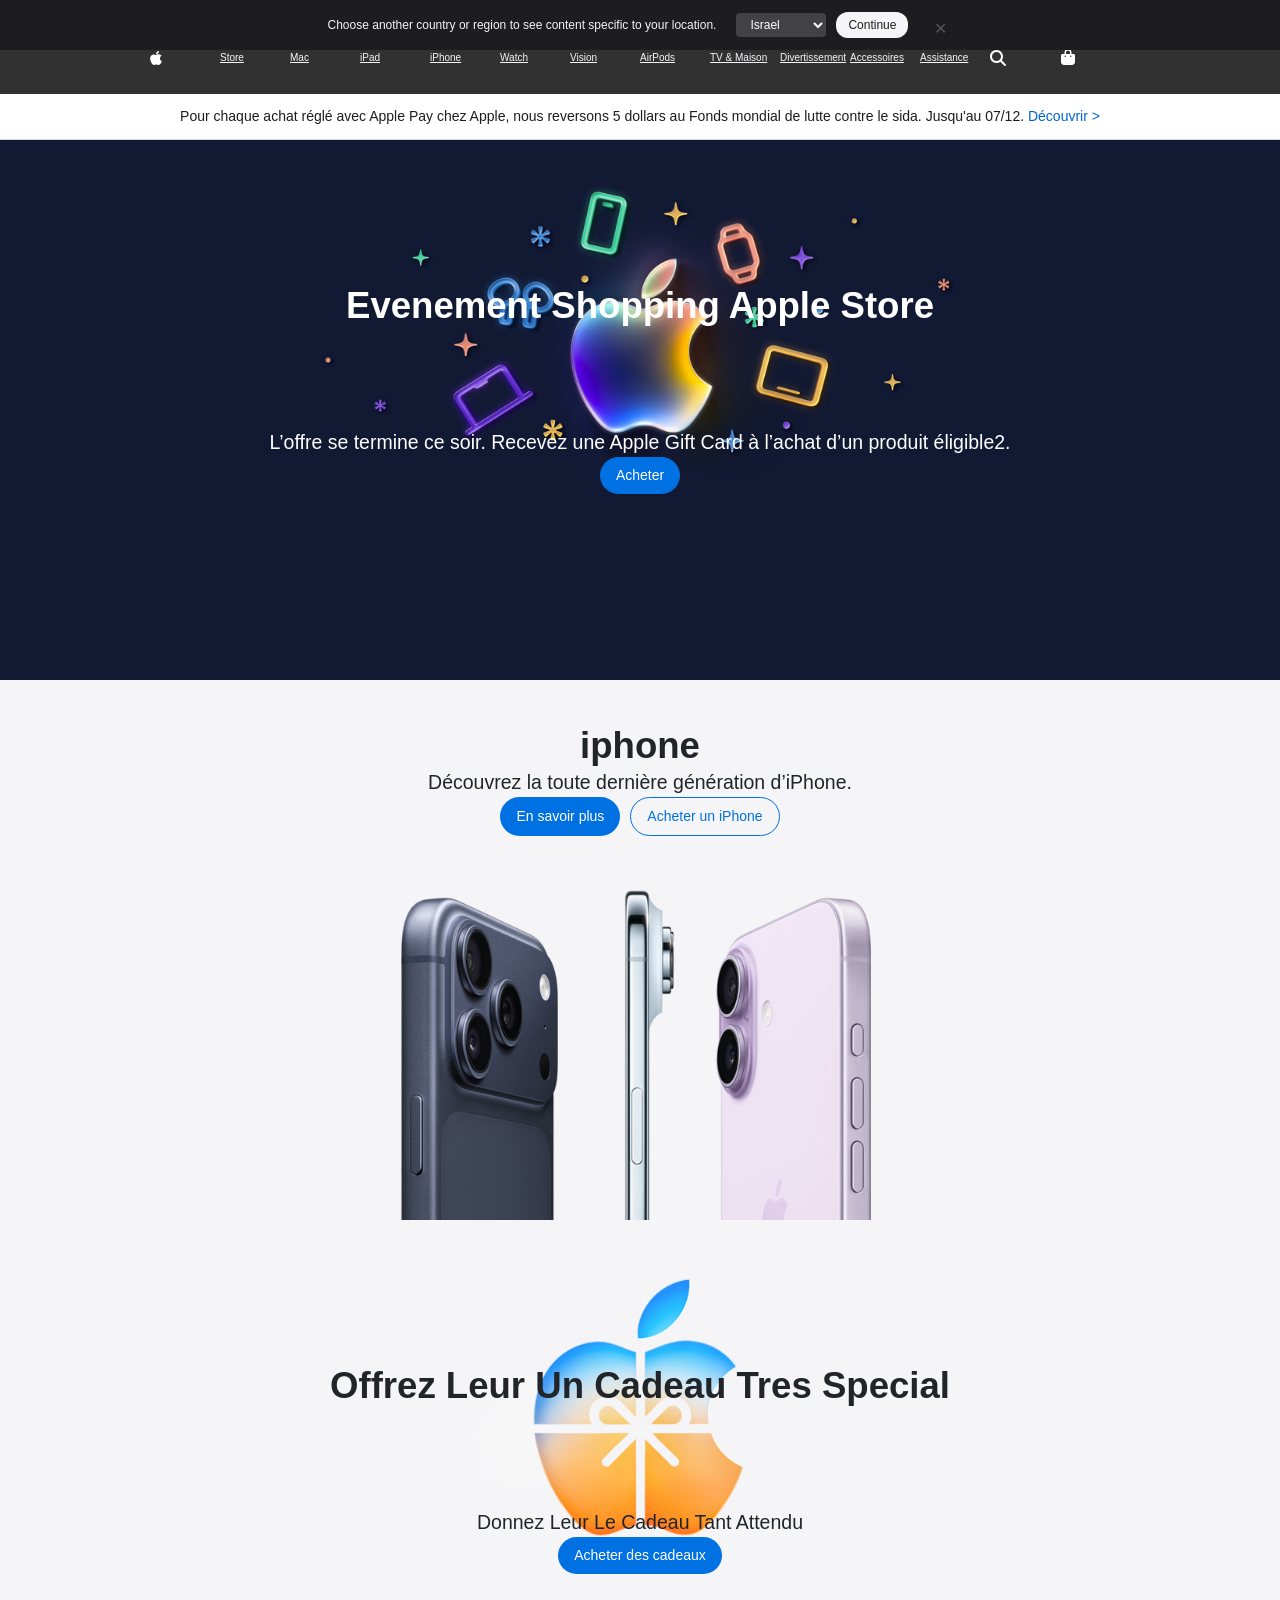
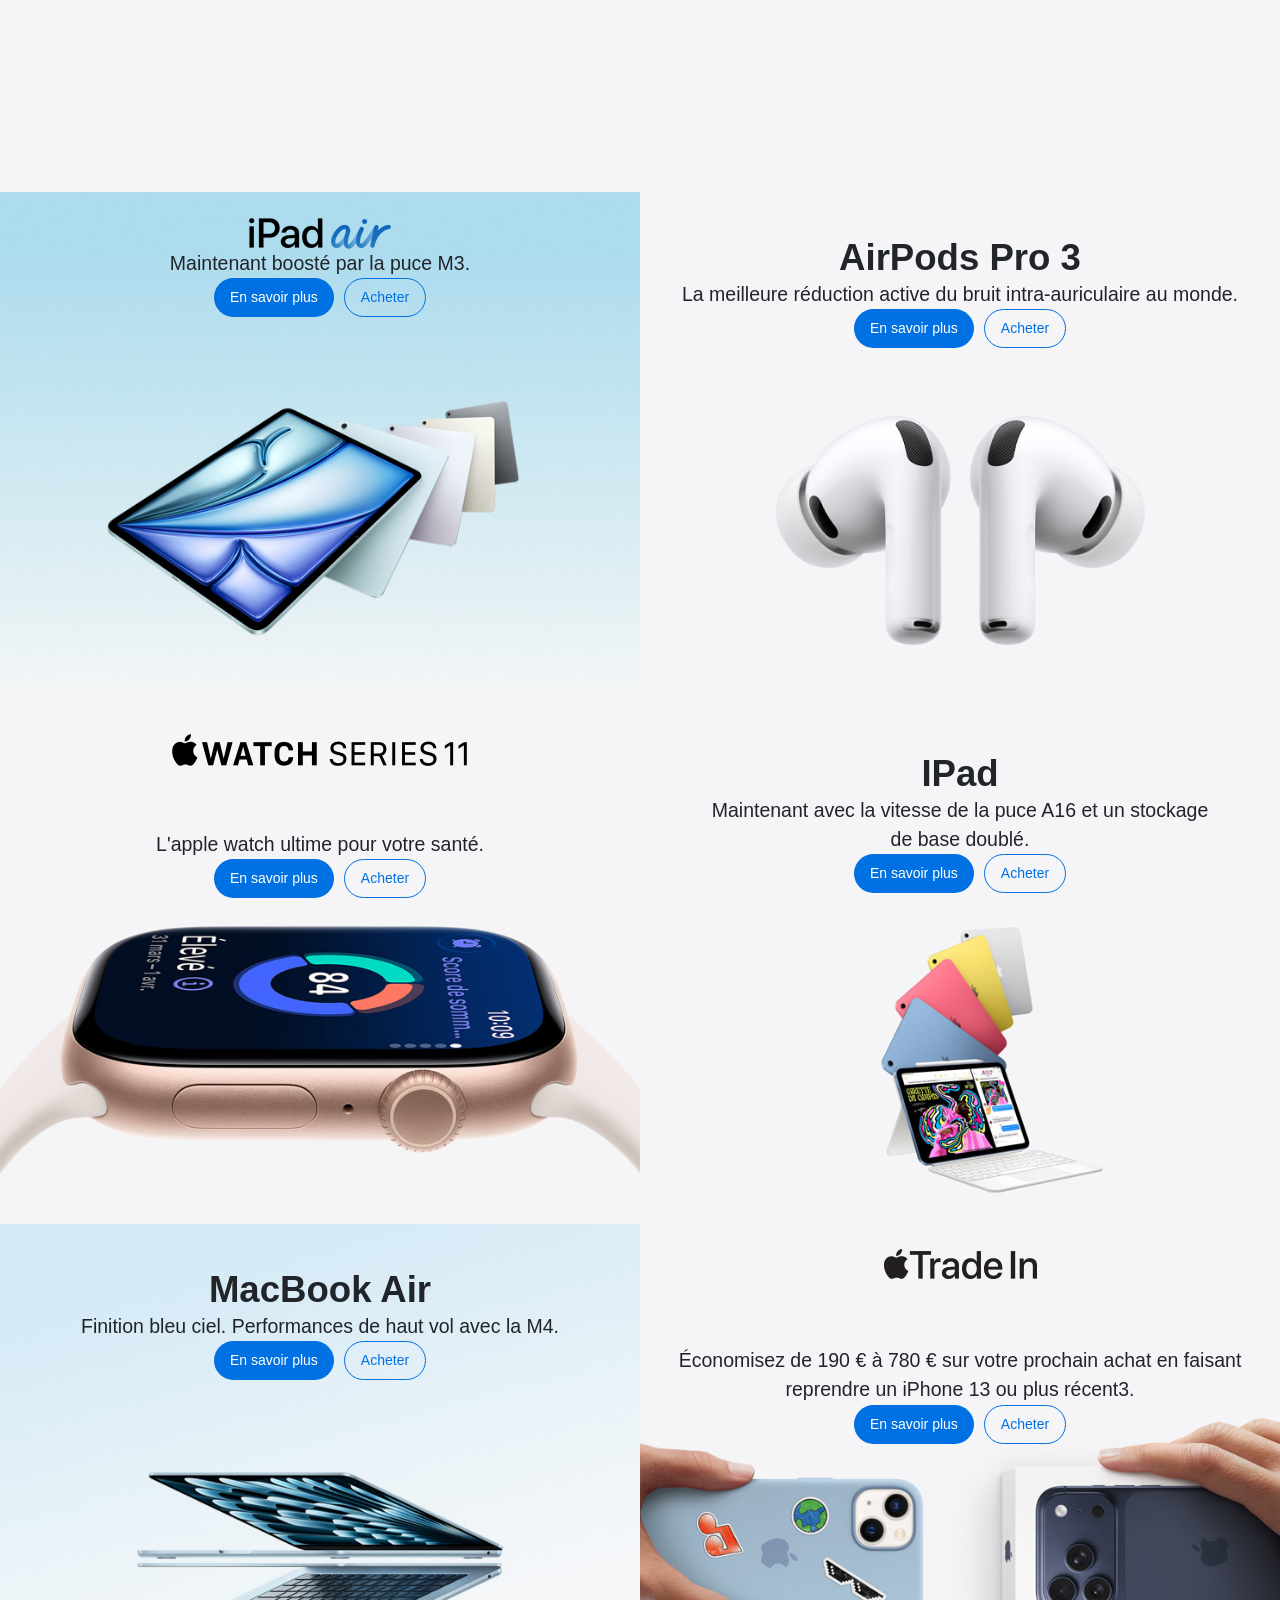
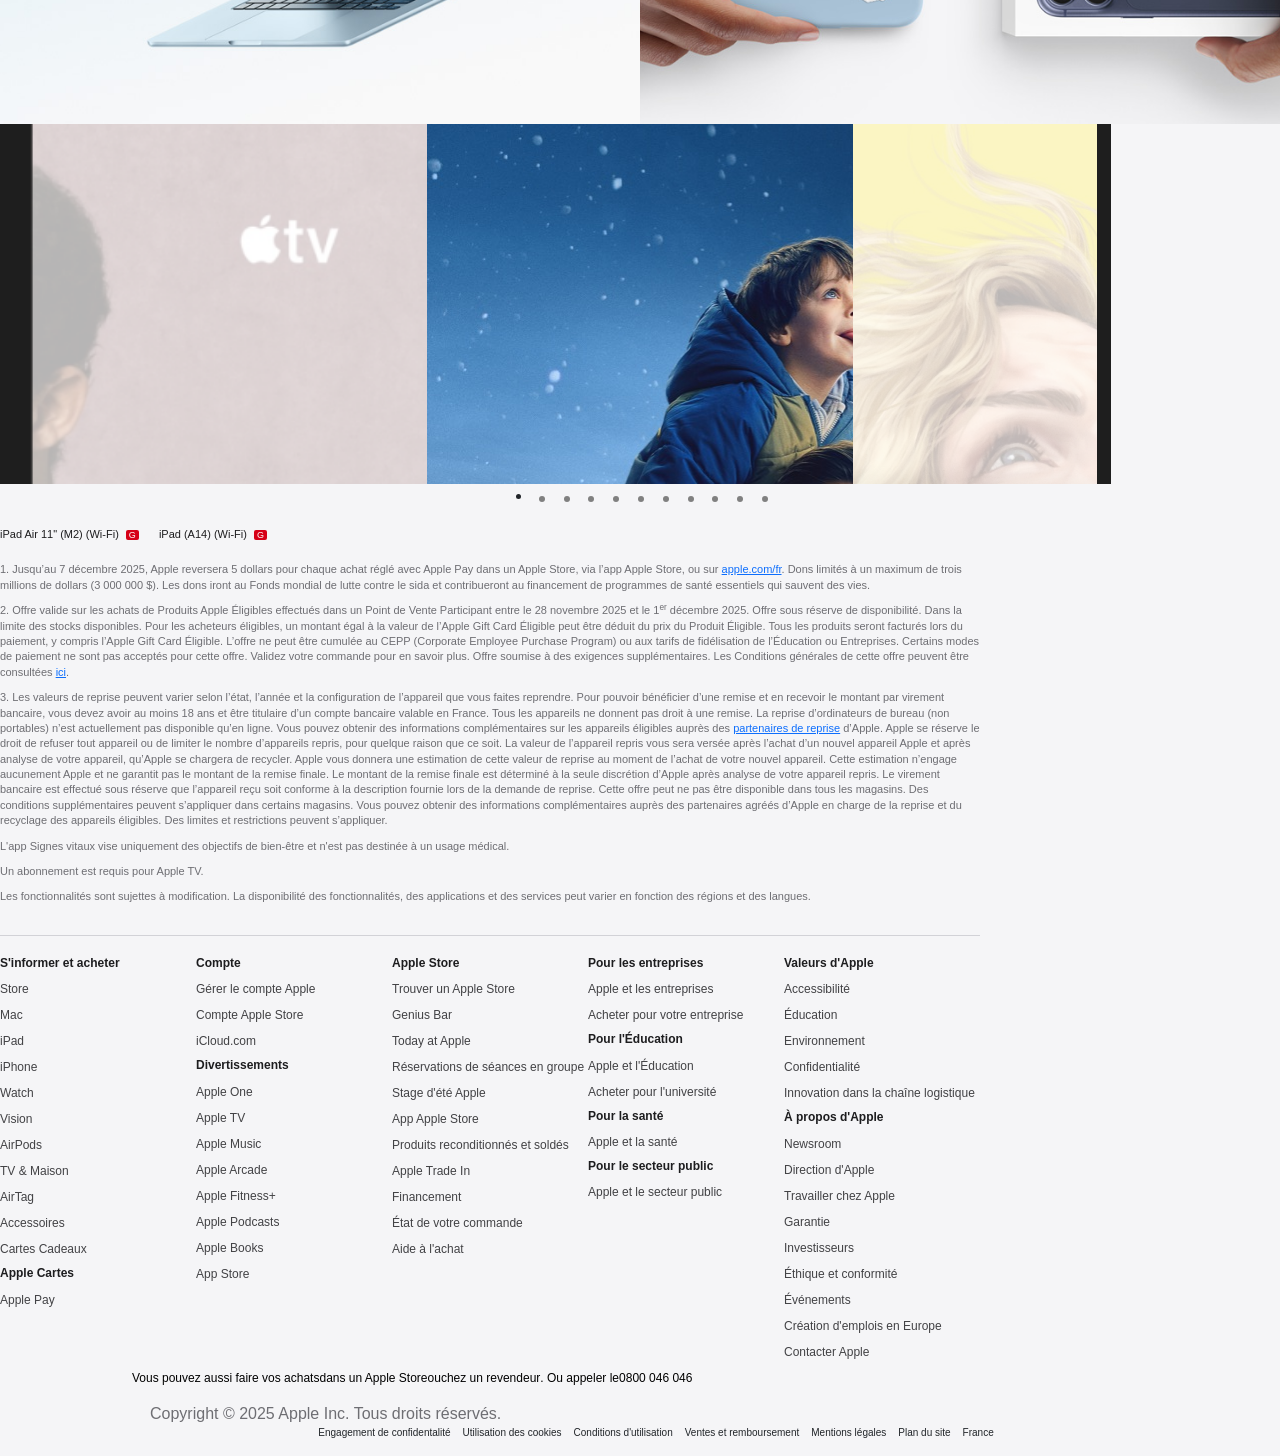
<file: index.html>
<!doctype html>
<html lang="fr">
<head>
    <meta charset="utf-8">
    <meta name="viewport" content="width=device-width, initial-scale=1">
    <title>Apple</title>
    <link href="https://cdn.jsdelivr.net/npm/bootstrap@5.3.0/dist/css/bootstrap.min.css" rel="stylesheet">
    <link rel="stylesheet" href="style.css">
    <meta property="og:title" content="Apple">
    <meta property="og:description" content="Une reproduction de la page d'accueil d'Apple">
    <meta property="og:image" content="https://store.storeimages.cdn-apple.com/1/as-images.apple.com/is/og-default?wid=1200&hei=630&fmt=jpeg&qlt=95&.v=1525370171638">
    <meta name="author" content="Donovan">
<meta name="description" content="Page d'accueil de google recréée en html">
</head>
<body>


    <div class="country-selector">
        <div class="container">
            <label for="state">Choose another country or region to see content specific to your location.</label>
            <div class="selector-actions">

                <select aria-label="State" class="custom-select">
                    <option value="israel">Israel</option>
                </select>
                <button class="btn-continue">Continue</button>
                <button class="btn-close">✕</button>
            </div>
        </div>
    </div>

    <nav class="main-nav">
        <ul class="nav-list">
            <li><svg xmlns="http://www.w3.org/2000/svg" viewBox="0 0 512 512" class="logos"><!--!Font Awesome Free v7.1.0 by @fontawesome - https://fontawesome.com License - https://fontawesome.com/license/free Copyright 2026 Fonticons, Inc.--><path d="M319.1 268.7c-.2-36.7 16.4-64.4 50-84.8-18.8-26.9-47.2-41.7-84.7-44.6-35.5-2.8-74.3 20.7-88.5 20.7-15 0-49.4-19.7-76.4-19.7-55.8 .9-115.1 44.5-115.1 133.2 0 26.2 4.8 53.3 14.4 81.2 12.8 36.7 59 126.7 107.2 125.2 25.2-.6 43-17.9 75.8-17.9 31.8 0 48.3 17.9 76.4 17.9 48.6-.7 90.4-82.5 102.6-119.3-65.2-30.7-61.7-90-61.7-91.9zM262.5 104.5c27.3-32.4 24.8-61.9 24-72.5-24.1 1.4-52 16.4-67.9 34.9-17.5 19.8-27.8 44.3-25.6 71.9 26.1 2 49.9-11.4 69.5-34.3z"/></svg></li>
            <li class="inv"><a href="#">Store</a></li>
            <li class="inv"><a href="#">Mac</a></li>
            <li class="inv"><a href="#">iPad</a></li>
            <li class="inv"><a href="#">iPhone</a></li>
            <li class="inv"><a href="#">Watch</a></li>
            <li class="inv"><a href="#">Vision</a></li>
            <li class="inv"><a href="#">AirPods</a></li>
            <li class="inv"><a href="#">TV & Maison</a></li>
            <li class="inv"><a href="#">Divertissement</a></li>
            <li class="inv"><a href="#">Accessoires</a></li>
            <li class="inv"><a href="#">Assistance</a></li>
            <li><svg xmlns="http://www.w3.org/2000/svg" viewBox="0 0 512 512" class="logos"><!--!Font Awesome Free v7.1.0 by @fontawesome - https://fontawesome.com License - https://fontawesome.com/license/free Copyright 2026 Fonticons, Inc.--><path d="M416 208c0 45.9-14.9 88.3-40 122.7L502.6 457.4c12.5 12.5 12.5 32.8 0 45.3s-32.8 12.5-45.3 0L330.7 376C296.3 401.1 253.9 416 208 416 93.1 416 0 322.9 0 208S93.1 0 208 0 416 93.1 416 208zM208 352a144 144 0 1 0 0-288 144 144 0 1 0 0 288z"/></svg></li>
            <li><svg xmlns="http://www.w3.org/2000/svg" viewBox="0 0 448 512" class="logos"><!--!Font Awesome Free v7.1.0 by @fontawesome - https://fontawesome.com License - https://fontawesome.com/license/free Copyright 2026 Fonticons, Inc.--><path d="M160 80c0-35.3 28.7-64 64-64s64 28.7 64 64l0 48-128 0 0-48zm-48 48l-64 0c-26.5 0-48 21.5-48 48L0 384c0 53 43 96 96 96l256 0c53 0 96-43 96-96l0-208c0-26.5-21.5-48-48-48l-64 0 0-48c0-61.9-50.1-112-112-112S112 18.1 112 80l0 48zm24 48a24 24 0 1 1 0 48 24 24 0 1 1 0-48zm152 24a24 24 0 1 1 48 0 24 24 0 1 1 -48 0z"/></svg></li>
        </ul>
    </nav>

    <div class="charity-banner">
        <p>Pour chaque achat réglé avec Apple Pay chez Apple, nous reversons 5 dollars au Fonds mondial de lutte contre le sida. Jusqu'au 07/12. <a href="#">Découvrir ></a></p>
    </div>

    <div class="container-fluid p-0">
                <div class="row m-0 ">
            <div class="col-12 backg-2 full-banner">
                <div class="text-center pt-4">
                    <h2 class="bigheaderbg2 white">Evenement Shopping Apple Store</h2>
                    <p class="textapplebg1 white">L’offre se termine ce soir. Recevez une Apple Gift Card à l’achat d’un produit éligible2.</p>
                    <div class="d-flex justify-content-center">
                        <input class="button1" type="button" value="Acheter">
                    </div>
                </div>
            </div>
        </div>

    <div class="container-fluid p-0">
                <div class="row m-0 ">
            <div class="col-12 backg-1 full-banner">
                <div class="text-center pt-4">
                    <h2 class="bigheaderbg2 ">iphone</h2>
                    <p class="textapplebg1 ">Dé­couvrez la toute dernière géné­ration d’iPhone.</p>
                    <div class="d-flex justify-content-center">
                        <input class="button1" type="button" value="En savoir plus">
                        <input class="button2" type="button" value="Acheter un iPhone">
                    </div>
                </div>
            </div>
        </div>
    <div class="container-fluid p-0">
                <div class="row m-0 ">
            <div class="col-12 backg0 full-banner">
                <div class="text-center pt-4">
                    <h2 class="bigheaderbg2 black">Offrez Leur Un Cadeau Tres Special</h2>
                    <p class="textapplebg1 black">Donnez Leur Le Cadeau Tant Attendu</p>
                    <div class="d-flex justify-content-center">
                        <input class="button1" type="button" value="Acheter des cadeaux">
                    </div>
                </div>
            </div>
        </div>

        <div class="row m-0 mt-3 g-3">
            <div class="col-12 col-md-6 offset-md-0  backg1 tile">
                <div class="text-center pt-4">
                    <img src="./images/textbg1.png" alt="iPad Air" style="max-height: 40px;">
                    <p class="textapplebg1">Maintenant boosté par la puce M3.</p>
                    <div class="d-flex justify-content-center">
                        <input class="button1" type="button" value="En savoir plus">
                        <input class="button2" type="button" value="Acheter">
                    </div>
                </div>
            </div>

            <div class="col-12 col-md-6 offset-md-0 backg2 tile">
                <div class="text-center pt-4">
                    <h2 class="bigheaderbg2">AirPods Pro 3</h2>
                    <p class="textapplebg2">La meilleure réduction active du bruit intra-auriculaire au monde.</p>
                    <div class="d-flex justify-content-center">
                        <input class="button1" type="button" value="En savoir plus">
                        <input class="button2" type="button" value="Acheter">
                    </div>
                </div>
            </div>

            <div class="col-12 col-md-6 offset-md-0 backg3 tile">
                 <div class="text-center pt-4">
                    <h2 class="bigheaderbg1 textbg3"></h2>
                    <p class="textapplebg2">L'apple watch ultime pour votre santé.</p>
                    <div class="d-flex justify-content-center">
                        <input class="button1" type="button" value="En savoir plus">
                        <input class="button2" type="button" value="Acheter">
                    </div>
                </div>
            </div>

            <div class="col-12 col-md-6 offset-md-0 backg4 tile">
                 <div class="text-center pt-4">
                    <h2 class="bigheaderbg2">IPad</h2>
                    <p class="textapplebg1">Maintenant avec la vitesse de la puce A16 et un stockage de base doublé.</p>
                    <div class="d-flex justify-content-center">
                        <input class="button1" type="button" value="En savoir plus">
                        <input class="button2" type="button" value="Acheter">
                    </div>
                </div>
            </div>
             <div class="col-12 col-md-6 offset-md-0 backg5 tile">
                 <div class="text-center pt-4">
                    <h2 class="bigheaderbg2">MacBook Air</h2>
                    <p class="textapplebg3">Finition bleu ciel. Performances de haut vol avec la M4.</p>
                    <div class="d-flex justify-content-center">
                        <input class="button1" type="button" value="En savoir plus">
                        <input class="button2" type="button" value="Acheter">
                    </div>
                </div>
            </div>

            <div class="col-12  col-md-6 offset-md-0  backg6 tile">
                 <div class="text-center pt-4">
                    <h2 class="bigheaderbg1 textbg6"></h2>
                    <p class="textapplebg3">Économisez de 190 € à 780 € sur votre
prochain achat en faisant reprendre un
iPhone 13 ou plus récent3.</p>
                    <div class="d-flex justify-content-center">
                        <input class="button1" type="button" value="En savoir plus">
                        <input class="button2" type="button" value="Acheter">
                    </div>
                </div>
            </div>
        </div>
    </div>

    <div class="row">
            <div class=" col-4">
                <div class= "bg7"></div>
            </div>
            <div class=" col-4">
                <div class= "bg8"></div>
            </div>
            <div class=" col-4">
                <div class= "bg9"></div>
            </div>
    </div>

        <ul class="nav-list-visible">
            <li class=""></li>
            <li class="gray"></li>
            <li class="gray"></li>
            <li class="gray"></li>
            <li class="gray"></li>
            <li class="gray"></li>
            <li class="gray"></li>
            <li class="gray"></li>
            <li class="gray"></li>
            <li class="gray"></li>
            <li class="gray"></li>

        </ul>

<div class="apple-container">
  <section class="legal-section">
    <div class="product-header">
      <span>iPad Air 11" (M2) (Wi-Fi) <span class="badge-g">G</span></span>
      <span>iPad (A14) (Wi-Fi) <span class="badge-g">G</span></span>
    </div>

    <p>1. Jusqu’au 7 décembre 2025, Apple reversera 5 dollars pour chaque achat réglé avec Apple Pay dans un Apple Store, via l’app Apple Store, ou sur <a href="#">apple.com/fr</a>. Dons limités à un maximum de trois millions de dollars (3 000 000 $). Les dons iront au Fonds mondial de lutte contre le sida et contribueront au financement de programmes de santé essentiels qui sauvent des vies.</p>

    <p>2. Offre valide sur les achats de Produits Apple Éligibles effectués dans un Point de Vente Participant entre le 28 novembre 2025 et le 1<sup>er</sup> décembre 2025. Offre sous réserve de disponibilité. Dans la limite des stocks disponibles. Pour les acheteurs éligibles, un montant égal à la valeur de l’Apple Gift Card Éligible peut être déduit du prix du Produit Éligible. Tous les produits seront facturés lors du paiement, y compris l’Apple Gift Card Éligible. L’offre ne peut être cumulée au CEPP (Corporate Employee Purchase Program) ou aux tarifs de fidélisation de l’Éducation ou Entreprises. Certains modes de paiement ne sont pas acceptés pour cette offre. Validez votre commande pour en savoir plus. Offre soumise à des exigences supplémentaires. Les Conditions générales de cette offre peuvent être consultées <a href="#">ici</a>.</p>

    <p>3. Les valeurs de reprise peuvent varier selon l’état, l’année et la configuration de l’appareil que vous faites reprendre. Pour pouvoir bénéficier d’une remise et en recevoir le montant par virement bancaire, vous devez avoir au moins 18 ans et être titulaire d’un compte bancaire valable en France. Tous les appareils ne donnent pas droit à une remise. La reprise d’ordinateurs de bureau (non portables) n’est actuellement pas disponible qu’en ligne. Vous pouvez obtenir des informations complémentaires sur les appareils éligibles auprès des <a href="#">partenaires de reprise</a> d’Apple. Apple se réserve le droit de refuser tout appareil ou de limiter le nombre d’appareils repris, pour quelque raison que ce soit. La valeur de l’appareil repris vous sera versée après l’achat d’un nouvel appareil Apple et après analyse de votre appareil, qu’Apple se chargera de recycler. Apple vous donnera une estimation de cette valeur de reprise au moment de l’achat de votre nouvel appareil. Cette estimation n’engage aucunement Apple et ne garantit pas le montant de la remise finale. Le montant de la remise finale est déterminé à la seule discrétion d’Apple après analyse de votre appareil repris. Le virement bancaire est effectué sous réserve que l’appareil reçu soit conforme à la description fournie lors de la demande de reprise. Cette offre peut ne pas être disponible dans tous les magasins. Des conditions supplémentaires peuvent s’appliquer dans certains magasins. Vous pouvez obtenir des informations complémentaires auprès des partenaires agréés d’Apple en charge de la reprise et du recyclage des appareils éligibles. Des limites et restrictions peuvent s’appliquer.</p>

    <p>L'app Signes vitaux vise uniquement des objectifs de bien-être et n'est pas destinée à un usage médical.</p>
    <p>Un abonnement est requis pour Apple TV.</p>
    <p>Les fonctionnalités sont sujettes à modification. La disponibilité des fonctionnalités, des applications et des services peut varier en fonction des régions et des langues.</p>
  </section>

  <nav class="sitemap-grid">
    <div class="col-2 colf col-md-4 ">
      <h3>S'informer et acheter</h3>
      <ul>
        <li>Store</li><li>Mac</li><li>iPad</li><li>iPhone</li><li>Watch</li><li>Vision</li><li>AirPods</li><li>TV & Maison</li><li>AirTag</li><li>Accessoires</li><li>Cartes Cadeaux</li>
      </ul>
      <h3 class="mt">Apple Cartes</h3>
      <ul><li>Apple Pay</li></ul>
    </div>

    <div class="col-2 colf col-md-4 ">
      <h3>Compte</h3>
      <ul>
        <li>Gérer le compte Apple</li><li>Compte Apple Store</li><li>iCloud.com</li>
      </ul>
      <h3 class="mt">Divertissements</h3>
      <ul>
        <li>Apple One</li><li>Apple TV</li><li>Apple Music</li><li>Apple Arcade</li><li>Apple Fitness+</li><li>Apple Podcasts</li><li>Apple Books</li><li>App Store</li>
      </ul>
    </div>

    <div class="col-2 colf col-md-4 ">
      <h3>Apple Store</h3>
      <ul>
        <li>Trouver un Apple Store</li><li>Genius Bar</li><li>Today at Apple</li><li>Réservations de séances en groupe</li><li>Stage d'été Apple</li><li>App Apple Store</li><li>Produits reconditionnés et soldés</li><li>Apple Trade In</li><li>Financement</li><li>État de votre commande</li><li>Aide à l'achat</li>
      </ul>
    </div>

    <div class="col-2 colf col-md-4 ">
      <h3>Pour les entreprises</h3>
      <ul><li>Apple et les entreprises</li><li>Acheter pour votre entreprise</li></ul>
      <h3 class="mt">Pour l'Éducation</h3>
      <ul><li>Apple et l'Éducation</li><li>Acheter pour l'université</li></ul>
      <h3 class="mt">Pour la santé</h3>
      <ul><li>Apple et la santé</li></ul>
      <h3 class="mt">Pour le secteur public</h3>
      <ul><li>Apple et le secteur public</li></ul>
    </div>

    <div class="col-2 colf col-md-4 ">
      <h3>Valeurs d'Apple</h3>
      <ul>
        <li>Accessibilité</li><li>Éducation</li><li>Environnement</li><li>Confidentialité</li><li>Innovation dans la chaîne logistique</li>
      </ul>
      <h3 class="mt">À propos d'Apple</h3>
      <ul>
        <li>Newsroom</li><li>Direction d'Apple</li><li>Travailler chez Apple</li><li>Garantie</li><li>Investisseurs</li><li>Éthique et conformité</li><li>Événements</li><li>Création d'emplois en Europe</li><li>Contacter Apple</li>
      </ul>
    </div>


  </nav>


</div>
    <div class="phrase">
        <ul class="nav-list-phrase">
            <li>Vous pouvez aussi faire vos achats </li>
            <li><a href="#"> dans un Apple Store</a></li>
            <li> ou </li>
            <li><a href="#"> chez un revendeur</a></li>
            <li>. Ou appeler le </li>
            <li><a href="#"> 0800 046 046 </a></li>
        </ul>

    </div>

<footer>
    <div class="marginfooter">Copyright © 2025 Apple Inc. Tous droits réservés.</div>
    <div class="footerlist">
        <ul class="footerlist">
            <li>Engagement de confidentalité</li>
            <li>Utilisation des cookies</li>
            <li>Conditions d'utilisation</li>
            <li>Ventes et remboursement</li>
            <li>Mentions légales</li>
            <li>Plan du site</li>
            <li>France</li>
        </ul>
    </div>

    
</footer>



</body>
</html>
</file>
<file: style.css>
body {
    font-family: "SF Pro Text", "Myriad Set Pro", "Helvetica Neue", Helvetica, Arial, sans-serif;
    background-color: #f5f5f7 !important; 
}

.logos{
    width: 16px;
    height: 16px;
    fill: white;
}

.bg7{
    background-image: url(./images/bg7ss.png);
    height: 40vh;
    background-repeat: no-repeat;
background-size: cover;}
.bg8{
    background-image: url(./images/bg8.jpg);
    height: 40vh;
    background-repeat: no-repeat;
}
.bg9{
    background-image: url(./images/bg9ss.png);
    height: 40vh;
    background-repeat: no-repeat;
}

.country-selector {
    background-color: #1d1d1f;
    color: #f5f5f7;
    font-size: 12px;
    padding: 12px 0;
}

.country-selector .container {
    max-width: 1000px;
    margin: 0 auto;
    display: flex;
    justify-content: center;
    align-items: center;
    gap: 20px;
}

.selector-actions {
    display: flex;
    align-items: center;
    gap: 10px;
}

.custom-select {
    background: #424245;
    color: white;
    border: none;
    padding: 4px 30px 4px 10px;
    border-radius: 4px;
    outline: none;
}

.btn-continue {
    background-color: #f5f5f7;
    color: #1d1d1f;
    border: none;
    padding: 4px 12px;
    border-radius: 12px;
    cursor: pointer;
    font-weight: 500;
}

.btn-close {
    background: none;
    color: #86868b;
    border: none;
    font-size: 16px;
    cursor: pointer;
    margin-left: 10px;
}

.main-nav {
    background-color: rgba(0, 0, 0, 0.8);
    backdrop-filter: blur(20px);
    height: 44px;
    display: flex;
    justify-content: center;
}

.nav-list {
    list-style: none;
    display: flex;
    justify-content: center;
    width: 1343px;
    margin-left: 150px;
    margin-right: 150px;
    padding: 0;

}

.nav-list-visible {
    display: flex;
    justify-content: space-between;
    margin-left: 500px;
    margin-right: 500px;

}

.gray::marker {
    color: gray; /* Change la couleur du point en gris */
    font-size: 1.2em; /* Optionnel : ajuste la taille du point */
}
.nav-list li {
    height: 40vh;
    flex: 1; 
    background-repeat: no-repeat;
    background-size: cover;
    background-position: center;
    display: flex;
    justify-content: flex-start;

}

.nav-list li a {
    color: #f5f5f7;
    font-size: 10px;

}

.phrase {
    margin-left: 100px;
}
.nav-list-phrase {
    display: flex;
    justify-content: start;
    list-style: none;

    ;

}
.nav-list-phrase li  {
    text-decoration: none;
    color: black;
    font-size: 12px;

}

.nav-list-phrase li a {
    text-decoration: none;
    color: black;
    font-size: 12px;

}

.nav-list li a:hover {
    opacity: 1;
}

.apple-logo {
    height: 18px;
    filter: invert(1);
}

.charity-banner {
    background-color: white;
    padding: 12px 0;
    text-align: center;
    border-bottom: 1px solid #d2d2d7;
}

.charity-banner p {
    font-size: 14px;
    color: #1d1d1f;
    max-width: 90%;
    margin: 0 auto;
}

.charity-banner a {
    color: #0066cc;
    text-decoration: none;
}

.charity-banner a:hover {
    text-decoration: underline;
}



.textapplebg1, .textapplebg2 {
    font-family: HelveticaNeue-Light, "Helvetica Neue Light", "Helvetica Neue", Helvetica, Arial, sans-serif;
    font-weight: 400;
}

.textapplebg1 {
    font-size: 19.5px;
    text-align: center;
    padding: 10 px;
    margin-bottom: 0;

}

.textapplebg2 {
    font-size: 19.5px;
    text-align: center;
    padding: 10 px;
    margin-bottom: 0;

}

.textapplebg3 {
    font-size: 19.5px;
    text-align: center;
    padding: 10 px;
    margin-bottom: 0;

}
.bigheaderbg2 {
    font-family: HelveticaNeue-Bold, "Helvetica Neue Bold", sans-serif;
    font-weight: 700;
    font-size: 36.6px;
    text-align: center;
    margin: 20px 0 0 0;
}

.full-banner {
    height: 60vh; 
    background-position: center;
    background-size: cover;
    background-repeat: no-repeat;
}

.tile {
    height: 500px; 
    background-position: bottom center;
    background-size: cover;
    background-repeat: no-repeat;
    display: flex;
    flex-direction: column;
    align-items: center;
}


.backg-2 { background-image: url(./images/bg-2.jpg); }
.backg-1 { background-image: url(./images/bg-1.jpg); }
.backg0  { background-image: url(./images/bg0.jpg); }
.backg1  { background-image: url(./images/bg1.jpg); }
.backg2  { background-image: url(./images/bg2.jpg); }
.backg3  { background-image: url(./images/bg3.jpg); }
.backg4  { background-image: url(./images/bg4.jpg); }
.backg5  { background-image: url(./images/bg5.jpg); }
.backg6  { background-image: url(./images/bg6.jpg); }
.textbg3 {
    background-image: url(./images/textbg3.png);
    height: 10vh;
    background-repeat: no-repeat;
    background-position: top center;
}

.white {
    color: white;
    padding-top: 100px;
}

.black {
    padding-top: 100px;
}
.textbg6 {
    background-image: url(./images/textbg6.png);
    height: 10vh;
    background-repeat: no-repeat;
    background-position: top center;
}


.button1 {
    background-color: #0071e3;
    color: white;
    border-radius: 980px;
    padding: 8px 16px;
    border: none;
    margin: 0 5px;
    font-size: 14px;
}

.button2 {
    background-color: transparent;
    color: #0071e3;
    border-radius: 980px;
    padding: 8px 16px;
    border: 1px solid #0071e3;
    margin: 0 5px;
    font-size: 14px;
}

.apple-container {
    width: 100%;
    max-width: 980px;
    background-color: transparent; 

}

@media (min-width : 900px) {
.apple-container {

    margin-left: 150px;
}
}


@media (min-width: 600px) {
.apple-container {
        margin-left: 0px;
}
}


.legal-section {
    font-size: 11px;
    line-height: 1.4;
    color: #6e6e73;
    padding-bottom: 20px;
    border-bottom: 1px solid #d2d2d7; 
}

.legal-section p {
    margin-bottom: 10px;
}

.product-header {
    display: flex;
    gap: 20px;
    margin-bottom: 20px;
    color: #1d1d1f;
    font-weight: 400;
}

.badge-g {
    background-color: #d60017;
    color: white;
    font-size: 9px;
    padding: 0 3px;
    border-radius: 2px;
    margin-left: 4px;
}

.sitemap-grid {
    display: flex;
    padding-top: 20px;
    gap: 0; 
}

.colf {
    flex: 1;
}

.colf h3 {
    font-size: 12px;
    font-weight: 600;
    color: #1d1d1f;
    margin: 0 0 10px 0;
}

.colf ul {
    list-style: none;
    padding: 0;
    margin: 0;
}

.colf li {
    font-size: 12px;
    color: #424245;
    margin-bottom: 8px; 
    cursor: pointer;
}

.mt {
    margin-top: 20px;
}


.row { --bs-gutter-x: 0; }
.g-3 { --bs-gutter-x: 1rem; --bs-gutter-y: 1rem; }
@media (min-width : 900px) {
.marginfooter {
        line-height: 1.4;
    color: #6e6e73;
    margin-left: 150px;
}
}


@media (min-width: 600px) {
.marginfooter {
        line-height: 1.4;
    color: #6e6e73;;
}
}

.footer {
    line-height: 1.4;
    color: #6e6e73;
}
.footerlist {
    display: flex;
    justify-content: space-evenly;
    align-items: center;
    list-style: none;
    flex-direction: row;
    gap :12px;
    font-size: 10px;
    

    

}

@media (min-width : 900px) {
  .nav-list
{
            color: #1d1d1f ;

}  
}


@media (min-width: 600px) {
    .nav-list {
    color: white;
    }
}
</file>
